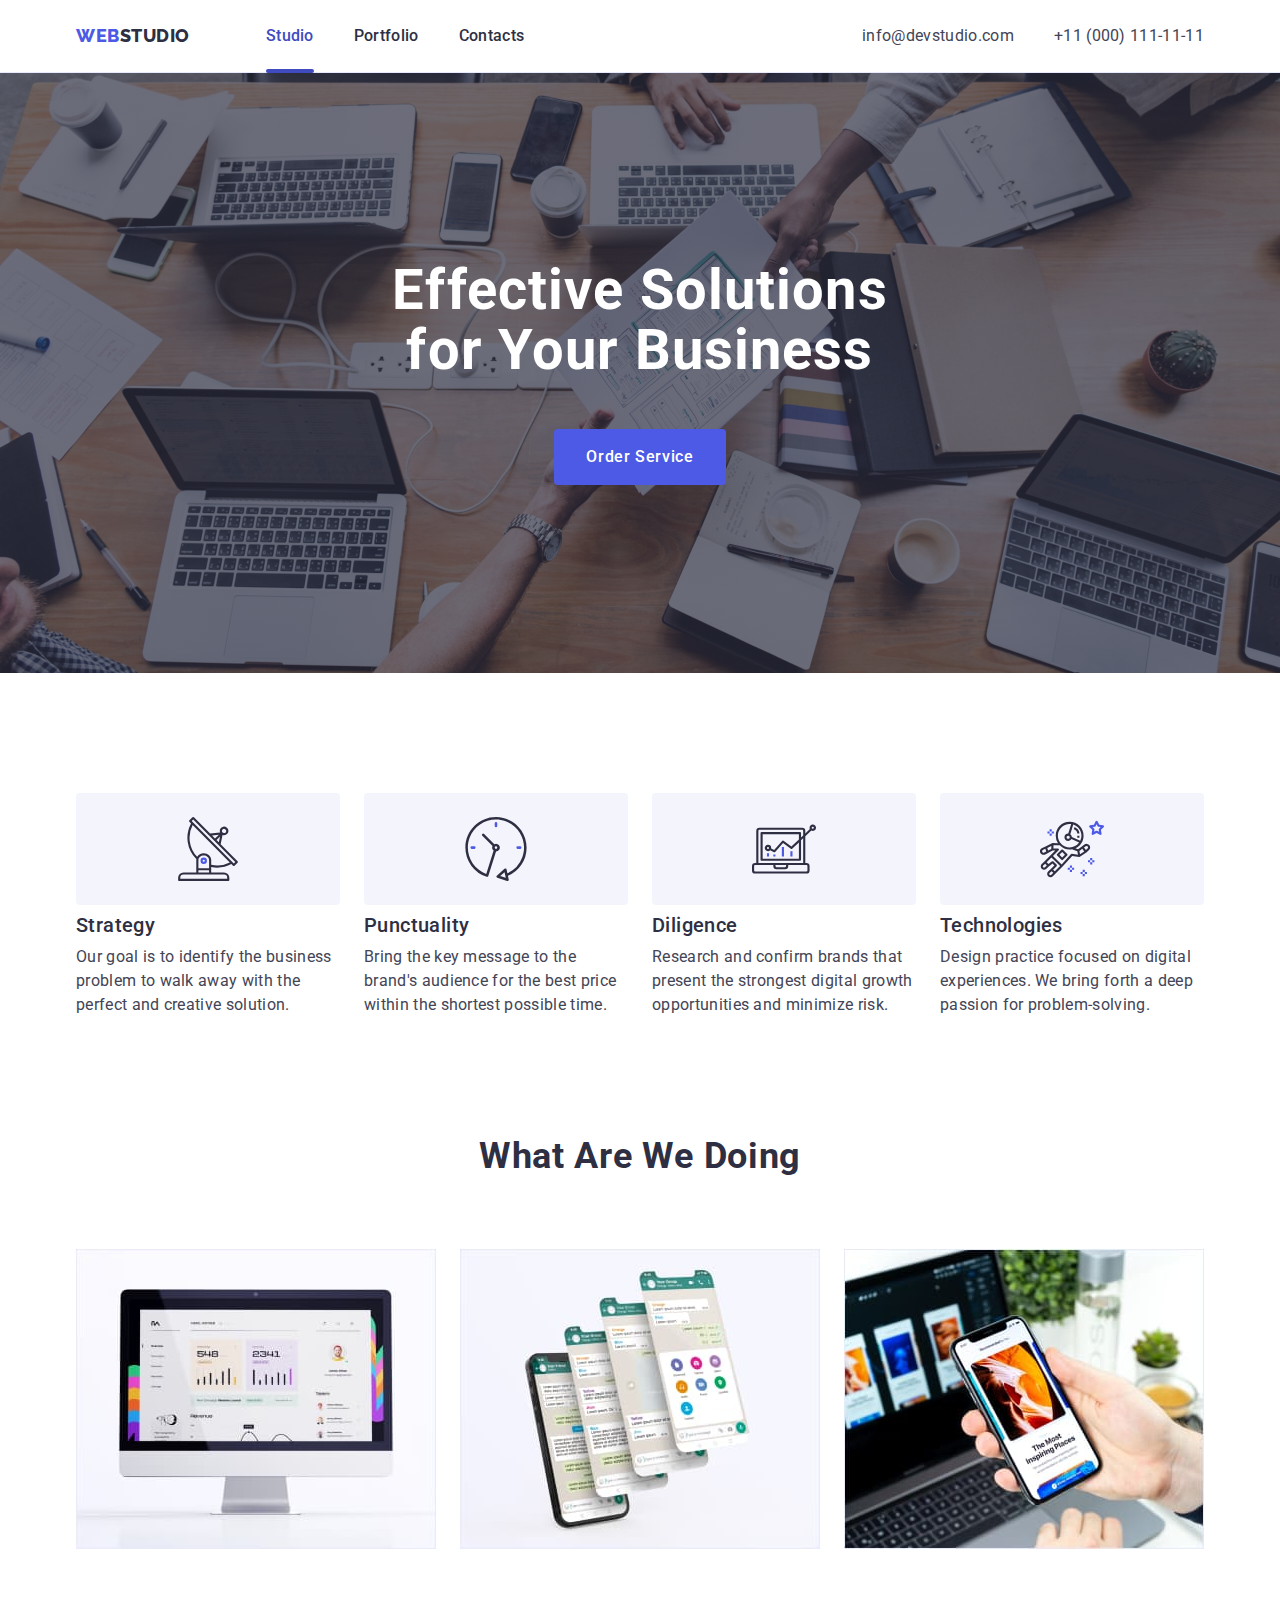
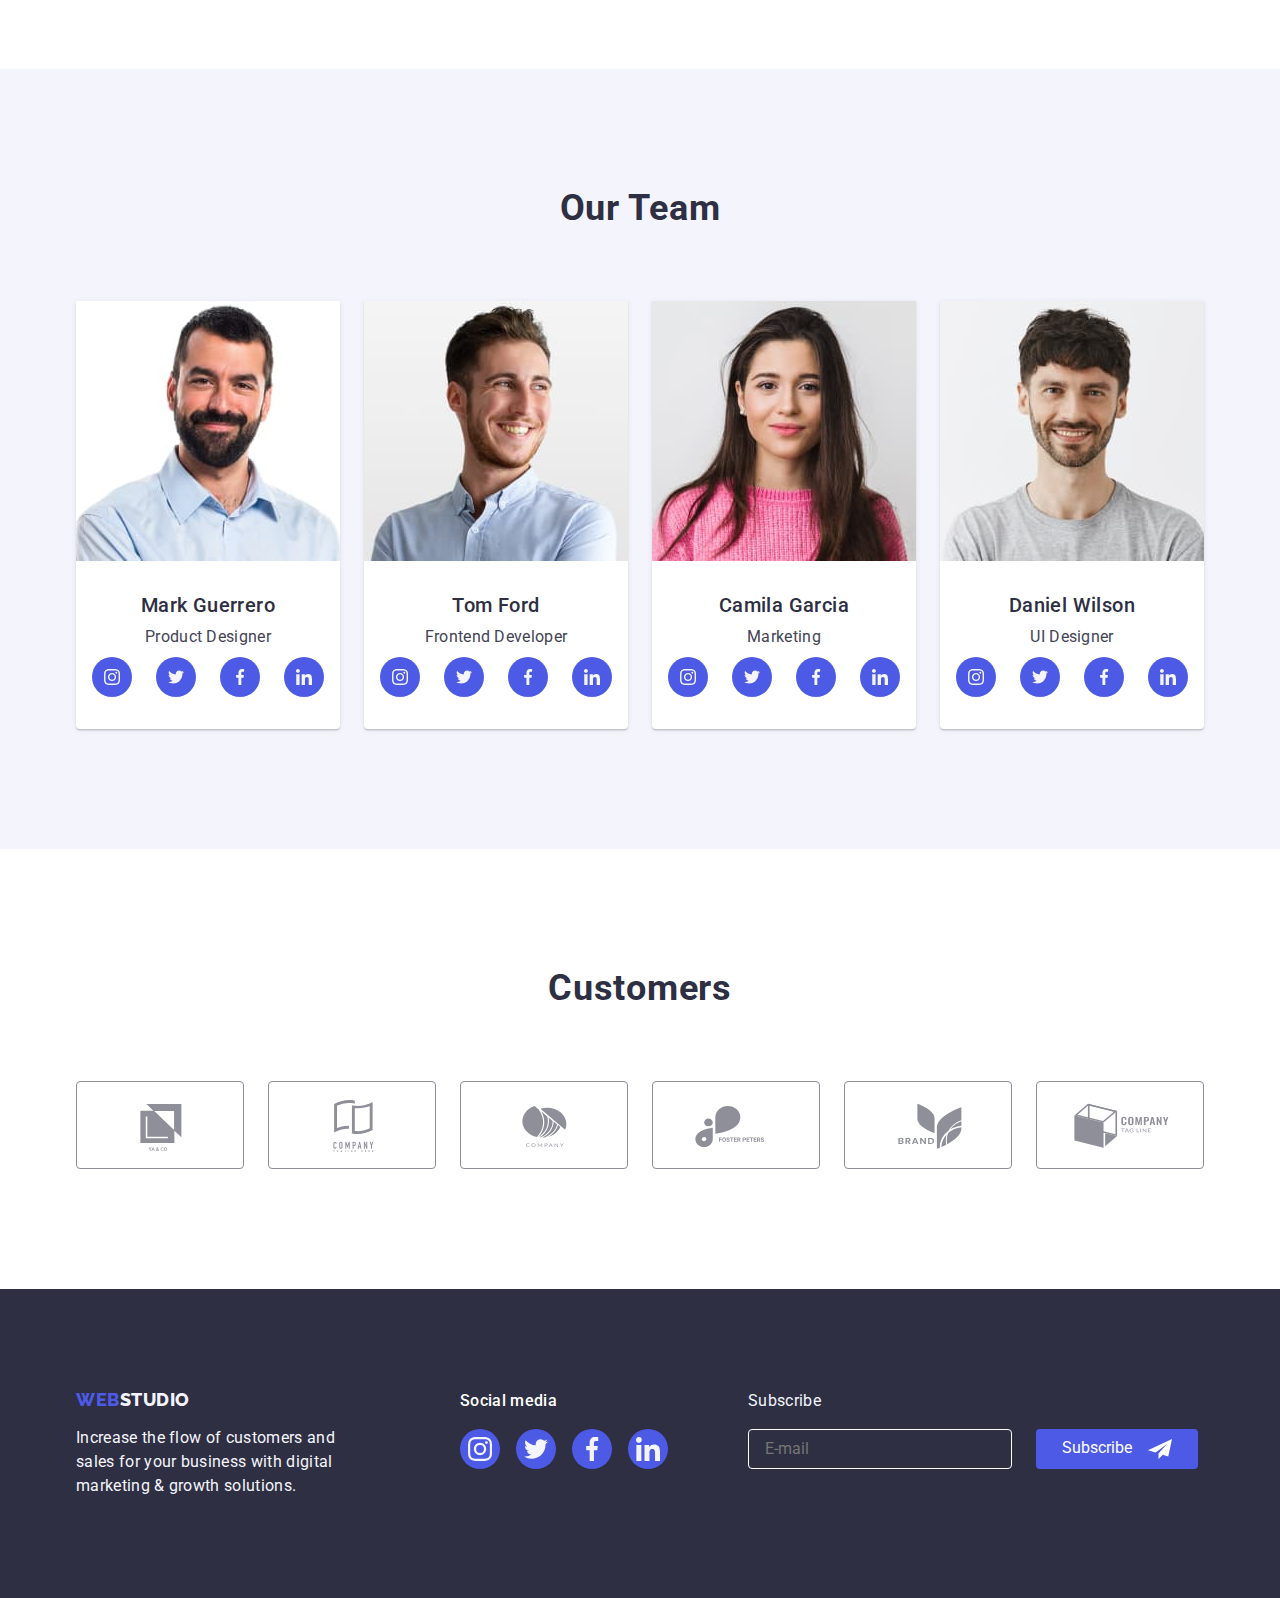
<file: index.html>
<!DOCTYPE html>
<html lang="en">
<head>
  <meta charset="UTF-8" />
  <meta http-equiv="X-UA-Compatible" content="IE=edge" />
  <meta name="viewport" content="width=device-width, initial-scale=1.0" />
  <title>WebStudio</title>
  <link rel="preconnect" href="https://fonts.googleapis.com" />
  <link rel="preconnect" href="https://fonts.gstatic.com" crossorigin />
  <link
    href="https://fonts.googleapis.com/css2?family=Raleway:wght@800&family=Roboto:wght@400;500;700&display=swap"
    rel="stylesheet" />
  <link rel="stylesheet"
    href="https://cdnjs.cloudflare.com/ajax/libs/modern-normalize/1.1.0/modern-normalize.min.css">
  <link rel="stylesheet" href="./css/styles.css" />
</head>
<body>
  <!-- ======================HEADER======================== -->
  <header class="page-header">
    <div class="container header-nav">
      <nav class="header-nav">
        <a class="logo link" href="./index.html">Web<span class="logo-studio-light">Studio</span>
        </a>
        <ul class="menu list">
          <li class="menu-item">
            <a class="menu-link active link" href="./index.html">Studio</a>
          </li>
          <li class="menu-item">
            <a class="menu-link link" href="./portfolio.html">Portfolio</a>
          </li>
          <li class="menu-item">
            <a class="menu-link link" href="">Contacts</a>
          </li>
        </ul>
      </nav>
      <address class="address">
        <ul class="menu-contact list">
          <li class="menu-contact-list">
            <a class="contact link text" href="mailto:info@devstudio.com">info@devstudio.com</a>
          </li>
          <li class="menu-contact-list">
            <a class="contact link text" href="tel:+110001111111">+11 (000) 111-11-11</a>
          </li>
        </ul>
      </address>
    </div>
  </header>
  <main>
    <!-- ======================HERO======================== -->
    <section class="overlay hero  dimensions">
      <div class="container ">
        <h1 class="page-title">Effective Solutions for Your Business</h1>
        <button type="button" class="main-btn" data-modal-open>Order Service</button>
      </div>
    </section>
    <!-- ======================SECTION_2======================== -->
    <section class="advantages">
      <div class="container">
        <h2 hidden class="text-suptitl ">Description</h2>
        <ul class="list-about list ">
          <li class="list-about-item icon-strategy">
            <div class="advantages-icon-area">
              <svg class="advantages-icon" width="64" height="64">
                <use href="./images/icons.svg#antenna"></use>
              </svg>
            </div>
            <h3 class="text-titl title-adv">Strategy</h3>
            <p class="text-background-light">Our goal is to identify the business problem to walk
              away with the perfect and creative solution.</p>
          </li>
          <li class="list-about-item icon-punctuality">
            <div class="advantages-icon-area">
              <svg class="advantages-icon" width="64" height="64">
                <use href="./images/icons.svg#clock"></use>
              </svg>
            </div>
            <h3 class="text-titl title-adv">Punctuality</h3>
            <p class="text-background-light">Bring the key message to the brand's audience for the
              best price within the shortest possible time.</p>
          </li>
          <li class="list-about-item icon-diligence">
            <div class="advantages-icon-area">
              <svg class="advantages-icon" width="64" height="64">
                <use href="./images/icons.svg#diagram"></use>
              </svg>
            </div>
            <h3 class="text-titl title-adv">Diligence</h3>
            <p class="text-background-light">Research and confirm brands that present the strongest
              digital growth opportunities and minimize risk.</p>
          </li>
          <li class="list-about-item icon-technologies">
            <div class="advantages-icon-area">
              <svg class="advantages-icon" width="64" height="64">
                <use href="./images/icons.svg#astronaut"></use>
              </svg>
            </div>
            <h3 class="text-titl title-adv ">Technologies</h3>
            <p class="text-background-light">Design practice focused on digital experiences. We
              bring forth a deep passion for problem-solving.</p>
          </li>
        </ul>
      </div>
    </section>
    <!-- ======================SECTION_3======================== -->
    <section class="wedoing">
      <div class="container">
        <h2 class="text-suptitl title-wedoing">What are we doing</h2>
        <ul class="list text-margin wedoing-block">
          <li class="list-wedoing">
            <img class="img-styles" src="./images/gallery/rectangle_71.jpg" alt="monitor"
              width="360" height="300" />
          </li>
          <li class="list-wedoing">
            <img class="img-styles" src="./images/gallery/img_2.jpg" alt="smartphone" width="360"
              height="300" />
          </li>
          <li class="list-wedoing">
            <img class="img-styles" src="./images/gallery/img_3.jpg" alt="connection" width="360"
              height="300" />
          </li>
        </ul>
      </div>
    </section>
    <!-- ======================SECTION_4======================== -->
    <section class="collaborator">
      <div class="container collaborator-block-dimension">
        <h2 class="text-suptitl title-col">Our Team</h2>
        <ul class="list text-margin collaborator-block">
          <li class="card">
            <img class="img-styles" src="./images/employees/mark_guerrero.jpg" alt="Mark Guerrero"
              width="264" height="260" />
            <div class="card-block">
              <h3 class="text-titl suptitle-col">Mark Guerrero</h3>
              <p class="text-background-light text-margin">Product Designer</p>
              <ul class="list card-block-list">
                <li class="social-icon-item">
                  <a class="social-icon-link" href="" target="_blank" rel="noopener noreferrer"
                    aria-label="instagram icon">
                    <svg class="social-icon" width="16" height="16">
                      <use href="./images/icons.svg#instagram">
                      </use>
                    </svg>
                  </a>
                </li>
                <li class="social-icon-item">
                  <a class="social-icon-link" href="" target="_blank" rel="noopener noreferrer"
                    aria-label="twitter icon">
                    <svg class="social-icon" width="16" height="16">
                      <use href="./images/icons.svg#twitter">
                      </use>
                    </svg>
                  </a>
                </li>
                <li class="social-icon-item">
                  <a class="social-icon-link" href="" target="_blank" rel="noopener noreferrer"
                    aria-label="facebook icon">
                    <svg class="social-icon" width="16" height="16">
                      <use href="./images/icons.svg#facebook">
                      </use>
                    </svg>
                  </a>
                </li>
                <li class="social-icon-item">
                  <a class="social-icon-link" href="" target="_blank" rel="noopener noreferrer"
                    aria-label="linkedin icon">
                    <svg class="social-icon" width="16" height="16">
                      <use href="./images/icons.svg#linkedin">
                      </use>
                    </svg>
                  </a>
                </li>
              </ul>
            </div>
          </li>
          <li class="card">
            <img class="img-styles" src="./images/employees/tom_ford.jpg" alt="Tom Ford" width="264"
              height="260" />
            <div class="card-block">
              <h3 class="text-titl suptitle-col">Tom Ford</h3>
              <p class="text-background-light text-margin">Frontend Developer</p>
              <ul class="list card-block-list">
                <li class="social-icon-item">
                  <a class="social-icon-link" href="" target="_blank" rel="noopener noreferrer"
                    aria-label="instagram icon">
                    <svg class="social-icon" width="16" height="16">
                      <use href="./images/icons.svg#instagram">
                      </use>
                    </svg>
                  </a>
                </li>
                <li class="social-icon-item">
                  <a class="social-icon-link" href="" target="_blank" rel="noopener noreferrer"
                    aria-label="twitter icon">
                    <svg class="social-icon" width="16" height="16">
                      <use href="./images/icons.svg#twitter">
                      </use>
                    </svg>
                  </a>
                </li>
                <li class="social-icon-item">
                  <a class="social-icon-link" href="" target="_blank" rel="noopener noreferrer"
                    aria-label="facebook icon">
                    <svg class="social-icon" width="16" height="16">
                      <use href="./images/icons.svg#facebook">
                      </use>
                    </svg>
                  </a>
                </li>
                <li class="social-icon-item">
                  <a class="social-icon-link" href="" target="_blank" rel="noopener noreferrer"
                    aria-label="linkedin icon">
                    <svg class="social-icon" width="16" height="16">
                      <use href="./images/icons.svg#linkedin">
                      </use>
                    </svg>
                  </a>
                </li>
              </ul>
            </div>
          </li>
          <li class="card">
            <img class="img-styles" src="./images/employees/camila_garcia.jpg" alt="Camila Garcia"
              width="264" height="260" />
            <div class="card-block">
              <h3 class="text-titl suptitle-col">Camila Garcia</h3>
              <p class="text-background-light text-margin">Marketing</p>
              <ul class="list card-block-list">
                <li class="social-icon-item">
                  <a class="social-icon-link" href="" target="_blank" rel="noopener noreferrer"
                    aria-label="instagram icon">
                    <svg class="social-icon" width="16" height="16">
                      <use href="./images/icons.svg#instagram">
                      </use>
                    </svg>
                  </a>
                </li>
                <li class="social-icon-item">
                  <a class="social-icon-link" href="" target="_blank" rel="noopener noreferrer"
                    aria-label="twitter icon">
                    <svg class="social-icon" width="16" height="16">
                      <use href="./images/icons.svg#twitter">
                      </use>
                    </svg>
                  </a>
                </li>
                <li class="social-icon-item">
                  <a class="social-icon-link" href="" target="_blank" rel="noopener noreferrer"
                    aria-label="facebook icon">
                    <svg class="social-icon" width="16" height="16">
                      <use href="./images/icons.svg#facebook">
                      </use>
                    </svg>
                  </a>
                </li>
                <li class="social-icon-item">
                  <a class="social-icon-link" href="" target="_blank" rel="noopener noreferrer"
                    aria-label="linkedin icon">
                    <svg class="social-icon" width="16" height="16">
                      <use href="./images/icons.svg#linkedin">
                      </use>
                    </svg>
                  </a>
                </li>
              </ul>
            </div>
          </li>
          <li class="card">
            <img class="img-styles" src="./images/employees/daniel_wilson.jpg" alt="Daniel Wilson"
              width="264" height="260" />
            <div class="card-block">
              <h3 class="text-titl suptitle-col">Daniel Wilson</h3>
              <p class="text-background-light text-margin">UI Designer</p>
              <ul class="list card-block-list">
                <li class="social-icon-item">
                  <a class="social-icon-link" href="" target="_blank" rel="noopener noreferrer"
                    aria-label="instagram icon">
                    <svg class="social-icon" width="16" height="16">
                      <use href="./images/icons.svg#instagram">
                      </use>
                    </svg>
                  </a>
                </li>
                <li class="social-icon-item">
                  <a class="social-icon-link" href="" target="_blank" rel="noopener noreferrer"
                    aria-label="twitter icon">
                    <svg class="social-icon" width="16" height="16">
                      <use href="./images/icons.svg#twitter">
                      </use>
                    </svg>
                  </a>
                </li>
                <li class="social-icon-item">
                  <a class="social-icon-link" href="" target="_blank" rel="noopener noreferrer"
                    aria-label="facebook icon">
                    <svg class="social-icon" width="16" height="16">
                      <use href="./images/icons.svg#facebook">
                      </use>
                    </svg>
                  </a>
                </li>
                <li class="social-icon-item">
                  <a class="social-icon-link" href="" target="_blank" rel="noopener noreferrer"
                    aria-label="linkedin icon">
                    <svg class="social-icon" width="16" height="16">
                      <use href="./images/icons.svg#linkedin">
                      </use>
                    </svg>
                  </a>
                </li>
              </ul>
            </div>
          </li>
        </ul>
      </div>
    </section>
    <!-- ======================SECTION_5======================== -->
    <section class="customers">
      <div class="container">
        <h2 class="text-suptitl title-customers">Customers</h2>
        <ul class="customers-list list">
          <li class="customers-item">
            <a class="customers-link link" href="" target="_blank" rel="noopener noreferrer"
              aria-label="Logo icon">
              <svg class="customers-icon" width="104" height="56">
                <use href="./images/icons.svg#Logo"></use>
              </svg>
            </a>
          </li>
          <li class="customers-item">
            <a class="customers-link link" href="" target="_blank" rel="noopener noreferrer"
              aria-label="Logo-1 icon">
              <svg class="customers-icon" width="104" height="56">
                <use href="./images/icons.svg#Logo-1"></use>
              </svg>
            </a>
          </li>
          <li class="customers-item">
            <a class="customers-link link" href="" target="_blank" rel="noopener noreferrer"
              aria-label="Logo-2 icon">
              <svg class="customers-icon" width="104" height="56">
                <use href="./images/icons.svg#Logo-2"></use>
              </svg>
            </a>
          </li>
          <li class="customers-item">
            <a class="customers-link link" href="" target="_blank" rel="noopener noreferrer"
              aria-label="Logo-3 icon">
              <svg class="customers-icon" width="104" height="56">
                <use href="./images/icons.svg#Logo-3"></use>
              </svg>
            </a>
          </li>
          <li class="customers-item">
            <a class="customers-link link" href="" target="_blank" rel="noopener noreferrer"
              aria-label="Logo-4 icon">
              <svg class="customers-icon" width="104" height="56">
                <use href="./images/icons.svg#Logo-4"></use>
              </svg>
            </a>
          </li>
          <li class="customers-item">
            <a class="customers-link link" href="" target="_blank" rel="noopener noreferrer"
              aria-label="Logo-5 icon">
              <svg class="customers-icon" width="104" height="56">
                <use href="./images/icons.svg#Logo-5"></use>
              </svg>
            </a>
          </li>
        </ul>
      </div>
    </section>
  </main>
  <!-- ======================FOOTER======================== -->
  <footer class="footer ">
    <div class="container">
      <div class="footer-text">
        <a class="logo link footer-block-logo" href="./index.html">Web<span
            class="logo-studio-dark">Studio</span>
        </a>
        <p class="text-background-dark footer-block-text">Increase the flow of customers and sales
          for your business with digital marketing & growth solutions.</p>
      </div>
      <div class="footer-social">
        <p class="text-background-dark">Social media</p>
        <ul class="list footer-icon-list">
          <li class="footer-icon-item">
            <a class="link footer-icon-link" href="" target="_blank" rel="noopener noreferrer"
              aria-label="Instagram">
              <svg class="footer-social-icon" width="24" height="24">
                <use href="./images/icons.svg#instagram"></use>
              </svg>
            </a>
          </li>
          <li class="footer-icon-item">
            <a class="link footer-icon-link" href="" target="_blank" rel="noopener noreferrer"
              aria-label="Twitter">
              <svg class="footer-social-icon" width="24" height="24">
                <use href="./images/icons.svg#twitter"></use>
              </svg>
            </a>
          </li>
          <li class="footer-icon-item">
            <a class="link footer-icon-link" href="" target="_blank" rel="noopener noreferrer"
              aria-label="Facebook">
              <svg class="footer-social-icon" width="24" height="24">
                <use href="./images/icons.svg#facebook"></use>
              </svg>
            </a>
          </li>
          <li class="footer-icon-item">
            <a class="link footer-icon-link" href="" target="_blank" rel="noopener noreferrer"
              aria-label="Linkedin">
              <svg class="footer-social-icon" width="24" height="24">
                <use href="./images/icons.svg#linkedin"></use>
              </svg>
            </a>
          </li>
        </ul>
      </div>
      <form class="footer-subscribe" name="footer-subscribe">
        <p class="text-background-dark">Subscribe</p>
        <div class="footer-subscribe-form">
          <label class="" for="email">
            <input class="footer-form-email" type="email" name="email" id="email"
              placeholder="E-mail">
          </label>
          <button type="submit" class="btn btn-footer">
            <span>Subscribe</span>
            <svg class="footer-frame-icon" width="24" height="24">
              <use href="./images/icons.svg#frame-icon"></use>
            </svg></button>
        </div>
      </form>
    </div>
  </footer>
  <!-- ======================MODAL======================== -->
  <div class="overlay-modal is-hidden" data-modal>
    <div class="modal">
      <button type="button" class="modal-close-btn" data-modal-close>
        <svg class="modal-close-icon" width="8" height="8">
          <use href="./images/icons.svg#close-icon"></use>
        </svg>
      </button>
      <p class="modal-text">Leave your contacts and we will call you back</p>
      <form class="form-input" name="modal-form">
        <label class="modal-label" for="modal-name">Name</label>
        <div class="modal-form-area">
          <input class="modal-form-input" type="text" name="username" id="modal-name">
          <svg class="modal-form-icon" width="18" height="24">
            <use href="./images/icons.svg#icon-person-black"></use>
          </svg>
        </div>
        <label class="modal-label" for="modal-phone">Phone</label>
        <div class="modal-form-area">
          <input class="modal-form-input" type="tel" name="userphon" id="modal-phone">
          <svg class="modal-form-icon" width="18" height="24">
            <use href="./images/icons.svg#icon-phone-black"></use>
          </svg>
        </div>
        <label class="modal-label" for="modal-email">Email</label>
        <div class="modal-form-area">
          <input class="modal-form-input" type="email" name="email" id="modal-email">
          <svg class="modal-form-icon" width="18" height="24">
            <use href="./images/icons.svg#icon-email-black"></use>
          </svg>
        </div>
        <label class="modal-label" for="modal-comment">Comment</label>
        <textarea class="modal-form-comment" name="comment" id="modal-comment" rows="6"
          placeholder="Text input"></textarea>
        <label class="modal-label-privacypolicy" for="privacypolicy">
          <input class="modal-form-checkbox" type="checkbox" name="privacypolicy"
            id="privacypolicy">
          <span class="text-comment">I accept the terms and conditions of the <a class="modal-link"
              href="">Privacy Policy</a>
          </span>
        </label>
        <button type="submit" class="button-submit">Send</button>
      </form>
    </div>
  </div>
  <script src="./js/modal.js"></script>
</body>
</html>
</file>
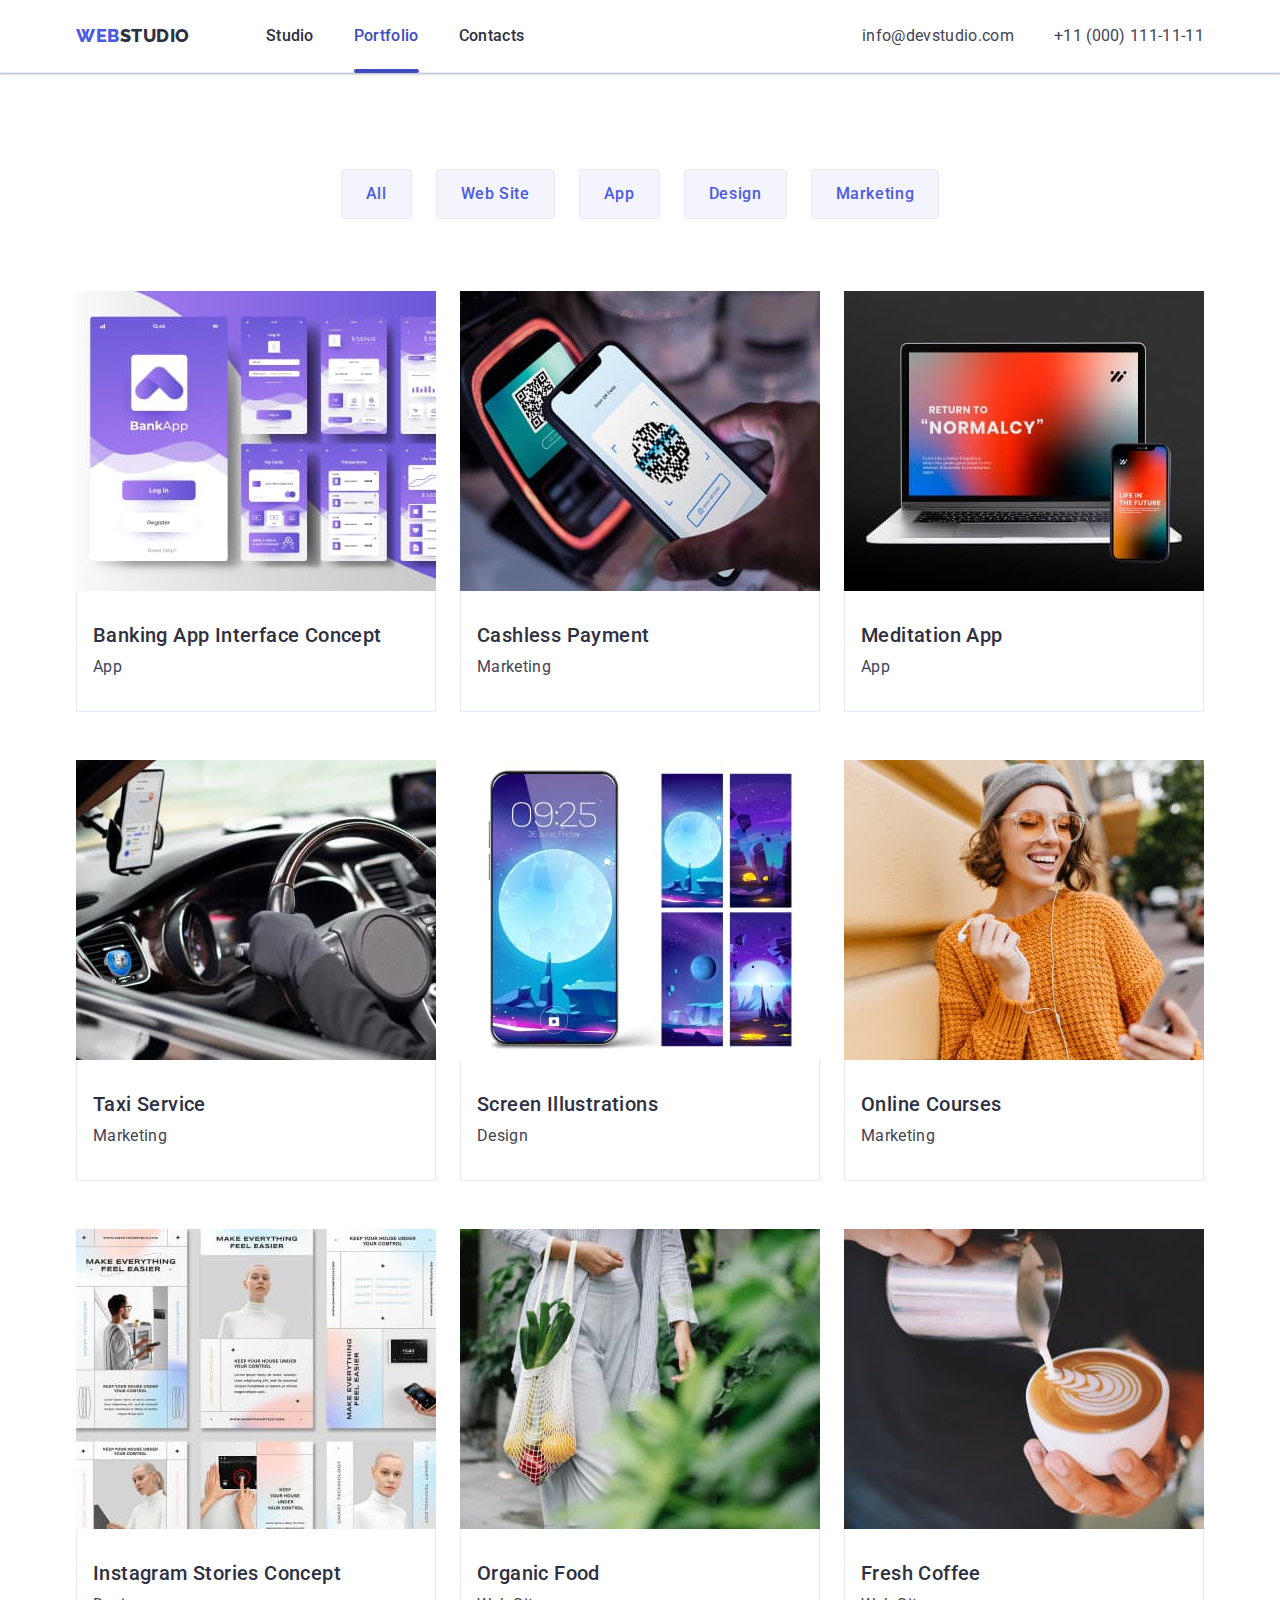
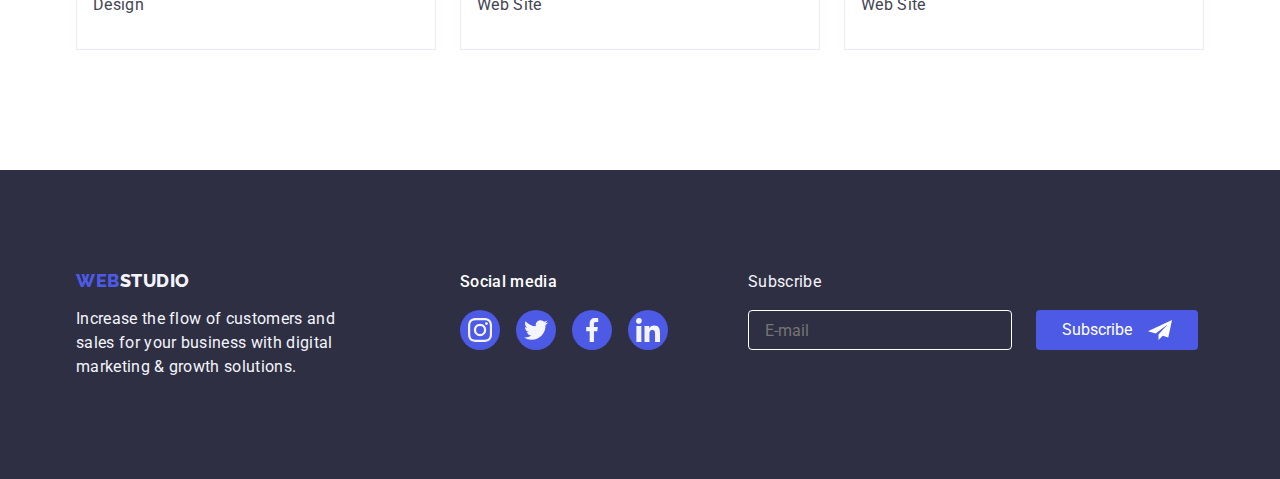
<file: portfolio.html>
<!DOCTYPE html>
<html lang="en">
<head>
  <meta charset="UTF-8" />
  <meta http-equiv="X-UA-Compatible" content="IE=edge" />
  <meta name="viewport" content="width=device-width, initial-scale=1.0" />
  <title>Portfolio</title>
  <link rel="preconnect" href="https://fonts.googleapis.com" />
  <link rel="preconnect" href="https://fonts.gstatic.com" crossorigin />
  <link
    href="https://fonts.googleapis.com/css2?family=Raleway:wght@800&family=Roboto:wght@400;500;700&display=swap"
    rel="stylesheet" />
  <link rel="stylesheet"
    href="https://cdnjs.cloudflare.com/ajax/libs/modern-normalize/1.1.0/modern-normalize.min.css">
  <link rel="stylesheet" href="./css/styles.css" />
</head>
<body>
  <!-- ======================HEADER======================== -->
  <header class="page-header">
    <div class="container header-nav">
      <nav class="header-nav">
        <a class="logo link" href="./index.html">Web<span class="logo-studio-light">Studio</span>
        </a>
        <ul class="menu list">
          <li class="menu-item">
            <a class="menu-link  link" href="./index.html">Studio</a>
          </li>
          <li class="menu-item">
            <a class="menu-link active link" href="./portfolio.html">Portfolio</a>
          </li>
          <li class="menu-item">
            <a class="menu-link link" href="">Contacts</a>
          </li>
        </ul>
      </nav>
      <address class="address">
        <ul class="menu-contact list">
          <li class="menu-contact-list">
            <a class="contact link text" href="mailto:info@devstudio.com">info@devstudio.com</a>
          </li>
          <li class="menu-contact-list">
            <a class="contact link text" href="tel:+110001111111">+11 (000) 111-11-11</a>
          </li>
        </ul>
      </address>
    </div>
  </header>
  <!-- ======================MAIN======================== -->
  <main>
    <section class="dimensions-portf-main">
      <div class="container">
        <h1 class="text-suptitl visually-hidden">Main</h1>
        <ul class="navigation list">
          <li class="menu-list">
            <button type="button" class="nav-button">All</button>
          </li>
          <li class="menu-list">
            <button type="button" class="nav-button">Web Site</button>
          </li>
          <li class="menu-list">
            <button type="button" class="nav-button">App</button>
          </li>
          <li class="menu-list">
            <button type="button" class="nav-button">Design</button>
          </li>
          <li class="menu-list">
            <button type="button" class="nav-button">Marketing</button>
          </li>
        </ul>
        <!-- ======================PORTFOLIO======================== -->
        <ul class="portfolio-list list">
          <li class="portfolio-list-item">
            <a class="link portfolio-link" href="index.html">
              <div class="portfolio-thumb">
                <img class="img-styles" src="./images/portfolio/banking.jpg" alt="banking"
                  width="360" height="300">
                <p class="portfolio-overlay">14 Stylish and User-Friendly App Design Concepts · Task
                  Manager App · Calorie Tracker App · Exotic Fruit Ecommerce App · Cloud Storage App
                </p>
              </div>
              <div class="portfolio-card">
                <h2 class="text-titl title-card">Banking App Interface Concept </h2>
                <p class="text-background-light">App</p>
              </div>
            </a>
          </li>
          <li class="portfolio-list-item">
            <a class="link portfolio-link" href="index.html">
              <div class="portfolio-thumb">
                <img class="img-styles" src="./images/portfolio/cashless_payment.jpg"
                  alt="cashless_payment" width="360" height="300">
                <p class="portfolio-overlay">14 Stylish and User-Friendly App Design Concepts · Task
                  Manager App · Calorie Tracker App · Exotic Fruit Ecommerce App · Cloud Storage App
                </p>
              </div>
              <div class="portfolio-card">
                <h2 class="text-titl title-card">Cashless Payment</h2>
                <p class="text-background-light">Marketing</p>
              </div>
            </a>
          </li>
          <li class="portfolio-list-item">
            <a class="link portfolio-link" href="index.html">
              <div class="portfolio-thumb">
                <img class="img-styles" src="./images/portfolio/meditation.jpg" alt="meditation"
                  width="360" height="300">
                <p class="portfolio-overlay">14 Stylish and User-Friendly App Design Concepts · Task
                  Manager App · Calorie Tracker App · Exotic Fruit Ecommerce App · Cloud Storage App
                </p>
              </div>
              <div class="portfolio-card">
                <h2 class="text-titl title-card">Meditation App</h2>
                <p class="text-background-light">App</p>
              </div>
            </a>
          </li>
          <li class="portfolio-list-item">
            <a class="link portfolio-link" href="index.html">
              <div class="portfolio-thumb">
                <img class="img-styles" src="./images/portfolio/taxi.jpg" alt="taxi" width="360"
                  height="300">
                <p class="portfolio-overlay">14 Stylish and User-Friendly App Design Concepts · Task
                  Manager App · Calorie Tracker App · Exotic Fruit Ecommerce App · Cloud Storage App
                </p>
              </div>
              <div class="portfolio-card">
                <h2 class="text-titl title-card">Taxi Service</h2>
                <p class="text-background-light">Marketing</p>
              </div>
            </a>
          </li>
          <li class="portfolio-list-item">
            <a class="link portfolio-link" href="index.html">
              <div class="portfolio-thumb">
                <img class="img-styles" src="./images/portfolio/illustrations.jpg"
                  alt="illustrations" width="360" height="300">
                <p class="portfolio-overlay">14 Stylish and User-Friendly App Design Concepts · Task
                  Manager App · Calorie Tracker App · Exotic Fruit Ecommerce App · Cloud Storage App
                </p>
              </div>
              <div class="portfolio-card">
                <h2 class="text-titl title-card">Screen Illustrations</h2>
                <p class="text-background-light">Design</p>
              </div>
            </a>
          <li class="portfolio-list-item">
            <a class="link portfolio-link" href="index.html">
              <div class="portfolio-thumb">
                <img class="img-styles" src="./images/portfolio/courses.jpg" alt="courses"
                  width="360" height="300">
                <p class="portfolio-overlay">14 Stylish and User-Friendly App Design Concepts · Task
                  Manager App · Calorie Tracker App · Exotic Fruit Ecommerce App · Cloud Storage App
                </p>
              </div>
              <div class="portfolio-card">
                <h2 class="text-titl title-card">Online Courses</h2>
                <p class="text-background-light">Marketing</p>
              </div>
            </a>
          </li>
          <li class="portfolio-list-item">
            <a class="link portfolio-link" href="index.html">
              <div class="portfolio-thumb">
                <img class="img-styles" src="./images/portfolio/instagram.jpg" alt="instagram"
                  width="360" height="300">
                <p class="portfolio-overlay">14 Stylish and User-Friendly App Design Concepts · Task
                  Manager App · Calorie Tracker App · Exotic Fruit Ecommerce App · Cloud Storage App
                </p>
              </div>
              <div class="portfolio-card">
                <h2 class="text-titl title-card">Instagram Stories Concept</h2>
                <p class="text-background-light">Design</p>
              </div>
            </a>
          </li>
          <li class="portfolio-list-item">
            <a class="link portfolio-link" href="index.html">
              <div class="portfolio-thumb">
                <img class="img-styles" src="./images/portfolio/food.jpg" alt="food" width="360"
                  height="300">
                <p class="portfolio-overlay">14 Stylish and User-Friendly App Design Concepts · Task
                  Manager App · Calorie Tracker App · Exotic Fruit Ecommerce App · Cloud Storage App
                </p>
              </div>
              <div class="portfolio-card">
                <h2 class="text-titl title-card">Organic Food</h2>
                <p class="text-background-light">Web Site</p>
              </div>
            </a>
          </li>
          <li class="portfolio-list-item">
            <a class="link portfolio-link" href="index.html">
              <div class="portfolio-thumb">
                <img class="img-styles" src="./images/portfolio/coffee.jpg" alt="coffee" width="360"
                  height="300">
                <p class="portfolio-overlay">14 Stylish and User-Friendly App Design Concepts · Task
                  Manager App · Calorie Tracker App · Exotic Fruit Ecommerce App · Cloud Storage App
                </p>
              </div>
              <div class="portfolio-card">
                <h2 class="text-titl title-card">Fresh Coffee</h2>
                <p class="text-background-light">Web Site</p>
              </div>
            </a>
          </li>
        </ul>
      </div>
    </section>
  </main>
  <!-- ======================FOOTER======================== -->
  <footer class="footer ">
    <div class="container">
      <div class="footer-text">
        <a class="logo link footer-block-logo" href="./index.html">Web<span
            class="logo-studio-dark">Studio</span>
        </a>
        <p class="text-background-dark footer-block-text">Increase the flow of customers and sales
          for your business with digital marketing & growth solutions.</p>
      </div>
      <div class="footer-social">
        <p class="text-background-dark">Social media</p>
        <ul class="list footer-icon-list">
          <li class="footer-icon-item">
            <a class="link footer-icon-link" href="" target="_blank" rel="noopener noreferrer"
              aria-label="Instagram">
              <svg class="footer-social-icon" width="24" height="24">
                <use href="./images/icons.svg#instagram"></use>
              </svg>
            </a>
          </li>
          <li class="footer-icon-item">
            <a class="link footer-icon-link" href="" target="_blank" rel="noopener noreferrer"
              aria-label="Twitter">
              <svg class="footer-social-icon" width="24" height="24">
                <use href="./images/icons.svg#twitter"></use>
              </svg>
            </a>
          </li>
          <li class="footer-icon-item">
            <a class="link footer-icon-link" href="" target="_blank" rel="noopener noreferrer"
              aria-label="Facebook">
              <svg class="footer-social-icon" width="24" height="24">
                <use href="./images/icons.svg#facebook"></use>
              </svg>
            </a>
          </li>
          <li class="footer-icon-item">
            <a class="link footer-icon-link" href="" target="_blank" rel="noopener noreferrer"
              aria-label="Linkedin">
              <svg class="footer-social-icon" width="24" height="24">
                <use href="./images/icons.svg#linkedin"></use>
              </svg>
            </a>
          </li>
        </ul>
      </div>
      <form class="footer-subscribe" name="footer-subscribe">
        <p class="text-background-dark">Subscribe</p>
        <div class="footer-subscribe-form">
          <label for="email">
            <input class="footer-form-email" type="email" name="email" id="email"
              placeholder="E-mail">
          </label>
          <button type="submit" class="btn btn-footer">
            <span>Subscribe</span>
            <svg class="footer-frame-icon" width="24" height="24">
              <use href="./images/icons.svg#frame-icon"></use>
            </svg></button>
        </div>
      </form>
    </div>
  </footer>
</body>
</html>
</file>
<file: css/styles.css>
body {
  font-family: 'Roboto', sans-serif;
  color: var(--color-body);
  background-color: #ffffff;
}

:root {
  --logo-color-web: #4d5ae5;
  --color-clic: #404bbf;
  --color-body: #434455;
  --color-logo-ligt: #2e2f42;
  --color-logo-dark: #f4f4fd;
  --color-btn-hero: #4d5ae5;
  --color-btn-clic: #e7e9fc;
  --color-wite: #ffffff;
  --color-header-border: #e7e9fc;
  --color-hero-background: rgba(46, 47, 66, 0.7);
  --color-advand-card-background: #f4f4fd;
  --color-social-icon: #4d5ae5;
  --color-social-icon-hover1: #404bbf;
  --color-social-icon-hover2: #31d0aa;
  --color-customers-icon: #8e8f99;
  --color-madel: #fcfcfc;
  --color-form-check: #2e2f4266;
  --color-shadow: #00000026;

  /*   --header-idx: 10;
  --modal-idx: 100; */
}

.list {
  padding: 0;
  margin: 0;
  list-style: none;
}

.link {
  text-decoration: none;
}

h1,
h2,
h3,
h4,
h5,
h6,
ul,
p {
  margin: 0;
  padding: 0;
}

.container {
  margin-left: auto;
  margin-right: auto;
  width: 1158px;
  padding-left: 15px;
  padding-right: 15px;
}

.visually-hidden {
  position: absolute;
  width: 1px;
  height: 1px;
  margin: -1px;
  border: 0;
  padding: 0;
  white-space: nowrap;
  clip-path: inset(100%);
  clip: rect(0 0 0 0);
  overflow: hidden;
}

/**
  |============================
  | HEADER
  |============================
*/

.page-header {
  border-bottom: 1px solid var(--color-header-border);
  box-shadow: 0px 2px 1px rgba(46, 47, 66, 0.08),
    0px 1px 1px rgba(46, 47, 66, 0.16), 0px 1px 6px rgba(46, 47, 66, 0.08);

  /*  z-index: var(--header-idx); */
}

.header-nav {
  display: flex;
  align-items: center;
}

.logo {
  margin-right: 76px;

  font-family: 'Raleway', sans-serif;
  font-weight: 800;
  font-size: 18px;
  line-height: 1.17;
  color: var(--logo-color-web);
  letter-spacing: 0.03em;
  text-transform: uppercase;
}

.logo-studio-light {
  font-family: 'Raleway', sans-serif;
  font-weight: 800;
  font-size: 18px;
  line-height: 1.17;
  color: var(--color-logo-ligt);
  letter-spacing: 0.03em;
  text-transform: uppercase;
}

.logo-studio-dark {
  color: var(--color-logo-dark);
  letter-spacing: 0.03em;
  text-transform: uppercase;
  font-family: 'Raleway', sans-serif;
  font-weight: 800;
  font-size: 18px;
  line-height: 1.17;
}

.menu {
  display: flex;
  gap: 40px;
}

.menu-item {
  /* position: relative; */
}

.menu-link {
  position: relative;

  display: block;
  padding-top: 24px;
  padding-bottom: 24px;

  font-weight: 500;
  font-size: 16px;
  line-height: 1.5;
  letter-spacing: 0.02em;
  color: var(--color-logo-ligt);
  /*   color: var(--color-clic); */

  transition-property: color;
  transition-duration: 250ms;
  transition-timing-function: cubic-bezier(0.4, 0, 0.2, 1);
}

.menu-link:hover,
.menu-link:focus,
.menu-link:active {
  color: var(--color-clic);
}

.menu-link::after {
  content: '';
  display: block;

  position: absolute;
  bottom: -1px;
  left: 0;

  width: 100%;
  height: 4px;

  border-radius: 2px;
}

.active {
  color: var(--color-clic);
}

.active::after {
  background-color: var(--color-clic);
}

.address {
  font-style: normal;
  gap: 40px;
  margin-left: auto;
}

.menu-contact {
  display: flex;
  font-style: normal;
  gap: 40px;
}

.menu-contact-list + .menu-contact-list {
}

.menu-contact-list .contact {
  color: var(--color-body);
  font-size: 16px;
  line-height: 1.5;
  letter-spacing: 0.02em;

  transition-property: color;
  transition-duration: 250ms;
  transition-timing-function: cubic-bezier(0.4, 0, 0.2, 1);
}

.contact:hover,
.contact:focus,
.contact:active {
  color: var(--color-clic);
}

/**
  |============================
  | TEXT STYLES
  |============================
*/

.text-suptitl {
  text-align: center;
  font-weight: 700;
  font-size: 36px;
  line-height: 1.11;
  letter-spacing: 0.02em;
  text-transform: capitalize;
  color: var(--color-logo-ligt);
}

.text-titl {
  font-weight: 500;
  font-size: 20px;
  line-height: 1.2;
  letter-spacing: 0.02em;
  color: var(--color-logo-ligt);
}

.text-background-light {
  font-size: 16px;
  line-height: 1.5;
  letter-spacing: 0.02em;
  color: var(--color-body);
}

.text-background-dark {
  font-size: 16px;
  line-height: 1.5;
  letter-spacing: 0.02em;
  color: var(--color-logo-dark);
}

/**
  |============================
  | SECTION_1_HERO
  |============================
*/
.hero {
  background-color: var(--color-hero-background);
}

.overlay {
  max-width: 1440px;
  height: 600px;
  margin-left: auto;
  margin-right: auto;
  background-image: linear-gradient(
      rgba(46, 47, 66, 0.7),
      rgba(46, 47, 66, 0.7)
    ),
    url(../images/img-name.jpg);
  background-position: center;
  background-repeat: no-repeat;
  background-size: cover;
}

.dimensions {
  padding-top: 188px;
  padding-bottom: 188px;
}

.page-title {
  text-align: center;
  max-width: 496px;
  margin: 0 auto;

  font-weight: 700;
  font-size: 56px;
  line-height: 1.07;
  letter-spacing: 0.02em;
  color: var(--color-wite);
}

.main-btn {
  background-color: var(--color-btn-hero);
  display: block;
  min-width: 169px;
  margin-top: 48px;
  margin-right: auto;
  margin-left: auto;
  /* height: 56px; */
  border: none;
  cursor: pointer;

  letter-spacing: 0.04em;
  padding: 16px 32px;
  border-radius: 4px;

  font-family: 'Roboto', sans-serif;
  font-weight: 500;
  font-size: 16px;
  line-height: 1.5;

  color: var(--color-wite);

  /*   transition-property: color, background-color;
  transition-duration: 250ms;
  transition-timing-function: cubic-bezier(0.4, 0, 0.2, 1);
 */

  transition: background-color 250ms cubic-bezier(0.4, 0, 0.2, 1);
}

.main-btn:hover,
.main-btn:focus,
.button-submit:hover,
.button-submit:focus,
.btn-footer:hover,
.btn-footer:focus {
  background-color: var(--color-clic);
}

/**
  |============================
  | SECTION_2_ADVANTAGES
  |============================
*/
.advantages {
  padding-top: 120px;
  padding-bottom: 120px;
}

.title-adv {
  margin-bottom: 8px;
}

.advantages .text-margin {
}

.list-about {
  display: flex;
  gap: 24px;
}

.list-about-item {
  width: calc((100% - 3 * 24px) / 4);
}

.advantages-icon-area {
  display: flex;
  height: 112px;
  justify-content: center;
  align-items: center;
  background-color: var(--color-advand-card-background);
  border-radius: 4px;
  margin-bottom: 8px;
}

.advantages-icon {
}

/**
  |============================
  | SECTION_3_WE_DOING
  |============================
*/
.wedoing {
  padding-bottom: 120px;
}

.title-wedoing {
  margin-bottom: 72px;
}

.text-margin {
}

.wedoing-block {
  display: flex;
  gap: 24px;
}

.list-wedoing {
  width: calc((100% - 3 * 16px) / 3);
}

.img-styles {
  display: block;
}

/*
  |============================
  | SECTION_4_COLLABORATOR
  |============================
*/
.collaborator {
  padding-top: 120px;
  padding-bottom: 120px;
  background-color: var(--color-logo-dark);
}

.title-col {
  margin-bottom: 72px;
}

.collaborator-block {
  display: flex;
  gap: 24px;
}

.card {
  background-color: var(--color-wite);
  border-radius: 0 0 4px 4px;
  box-shadow: 0px 1px 6px rgba(46, 47, 66, 0.08),
    0px 1px 1px rgba(46, 47, 66, 0.16), 0px 2px 1px rgba(46, 47, 66, 0.08);
}

.suptitle-col {
  margin-bottom: 8px;
}

.card .text-margin {
}

.card-block {
  padding: 32px 0;
  text-align: center;
}

.card-block .text-margin {
  margin-bottom: 8px;
}

.card-block-list {
  display: flex;
  gap: 24px;
  justify-content: center;
  align-items: center;
}

.social-icon-link {
  display: flex;
  justify-content: center;
  align-items: center;

  width: 40px;
  height: 40px;
  border-radius: 50%;

  background-color: var(--color-social-icon);

  transition-property: background-color;
  transition-duration: 250ms;
  transition-timing-function: cubic-bezier(0.4, 0, 0.2, 1);
}

.social-icon-link:hover,
.social-icon-link:focus {
  background-color: var(--color-social-icon-hover1);
}

.social-icon {
  fill: var(--color-logo-dark);
}

/**
  |============================
  | SECTION 5
  |============================
*/

.customers {
  padding-top: 120px;
  padding-bottom: 120px;
}

.title-customers {
  margin-bottom: 72px;
  line-height: 1.1;
}

.customers-list {
  display: flex;
  justify-content: center;
  align-items: center;
  gap: 24px;
  /*  padding-bottom: 120px; */
}

.customers-item {
}

.customers-link {
  display: flex;
  justify-content: center;
  align-items: center;

  width: 168px;
  height: 88px;

  border: 1px solid;
  border-color: var(--color-customers-icon);
  border-radius: 4px;

  color: var(--color-customers-icon);

  /*   transition-property: color, border-color;
  transition-duration: 250ms;
  transition-timing-function: cubic-bezier(0.4, 0, 0.2, 1);
 */

  transition: border-color 250ms cubic-bezier(0.4, 0, 0.2, 1),
    color 250ms cubic-bezier(0.4, 0, 0.2, 1);
}

.customers-link:hover,
.customers-link:focus {
  color: var(--color-social-icon-hover1);
  border-color: var(--color-social-icon-hover1);
}

.customers-icon {
  fill: currentColor;
}

/* ============FUTER================ */
.footer {
  padding: 100px 0;
  background-color: var(--color-logo-ligt);
}

.footer > .container {
  display: flex;
  justify-content: flex-start;
  align-items: baseline;
  /* gap: 120px; */
}

.footer-text {
  margin-right: 120px;
}

.footer-block-logo {
  display: inline-block;
  margin-bottom: 16px;
}

.footer .footer-block-text {
  max-width: 264px;
}

.footer-social {
  width: 208px;
}

.footer-social > .text-background-dark {
  margin-bottom: 16px;

  font-weight: 500;
  color: var(--color-wite);
}

.footer-icon-list {
  display: flex;
  gap: 16px;
}

.footer-icon-item {
}

.footer-icon-link {
  display: flex;
  width: 40px;
  height: 40px;
  justify-content: center;
  align-items: center;

  background-color: var(--color-social-icon);
  border-radius: 50%;

  transition-property: background-color;
  transition-duration: 250ms;
  transition-timing-function: cubic-bezier(0.4, 0, 0.2, 1);
}

.footer-icon-link:hover,
.footer-icon-link:focus {
  background-color: var(--color-social-icon-hover2);
}

.footer-social-icon {
  fill: var(--color-logo-dark);
}

.footer-subscribe {
  margin-left: 80px;
}

.footer-subscribe > .text-background-dark {
  margin-bottom: 16px;
}

.footer-subscribe-form {
  display: flex;

  gap: 24px;
}

.footer-form-email {
  width: 264px;
  height: 40px;
  padding-left: 16px;

  outline: transparent;

  background-color: transparent;
  border: 1px solid var(--color-wite);

  border-radius: 4px;

  color: var(--color-wite);
}

.btn-footer {
  /*   position: relative;
 */
  display: flex;
  gap: 16px;
  align-items: center;
  justify-content: center;

  /*  width: 165px;
  height: 40px; */
  padding-left: 24px;
  padding-right: 24px;

  cursor: pointer;

  background-color: var(--color-btn-hero);
  border-radius: 4px;
  border-color: transparent;

  color: var(--color-wite);

  transition: background-color;
  transition-duration: 250ms;
  transition-timing-function: cubic-bezier(0.4, 0, 0.2, 1);
}

.footer-frame-icon {
  fill: var(--color-wite);
}

/* ============PORTFOLOIO================ */

/**
  |============================
  | SECTION_0 HEADER
  |============================
*/
.dimensions-portf-main {
  padding: 96px 0 120px;
}

/**
  |============================
  | SECTION_1 MAIN
  |============================
*/

.navigation {
  display: flex;
  gap: 24px;
  margin-bottom: 72px;

  justify-content: center;
}

.menu-list:not(:first-child) {
}

.nav-button {
  background-color: var(--color-logo-dark);
  border: 1px solid var(--color-btn-clic);
  border-radius: 4px;
  cursor: pointer;
  padding: 12px 24px;

  font-family: 'Roboto', sans-serif;
  font-weight: 500;
  font-size: 16px;
  line-height: 1.5;
  letter-spacing: 0.04em;
  color: var(--color-btn-hero);

  transition-property: color, background-color, border-color, box-shadow;
  transition-duration: 250ms;
  transition-timing-function: cubic-bezier(0.4, 0, 0.2, 1);

  /*   transition: color 250ms cubic-bezier(0.4, 0, 0.2, 1),
    background-color 250ms cubic-bezier(0.4, 0, 0.2, 1),
    border-color 250ms cubic-bezier(0.4, 0, 0.2, 1),
    box-shadow 250ms cubic-bezier(0.4, 0, 0.2, 1); */
}

.nav-button:hover,
.nav-button:focus {
  background-color: var(--color-clic);
  color: var(--color-wite);
  border: 1px solid transparent;
  box-shadow: 0px 3px 1px rgba(0, 0, 0, 0.1), 0px 2px 1px rgba(0, 0, 0, 0.08),
    0px 2px 2px rgba(0, 0, 0, 0.12);
}

/**
  |============================
  | SECTION_2 PORTFOLIO
  |============================
*/

.portfolio-list {
  display: flex;
  flex-wrap: wrap;
  column-gap: 24px;
  row-gap: 48px;
}

.portfolio-list-item {
  width: 360px;
}

.portfolio-link {
  display: block;

  transition-property: box-shadow;
  transition-duration: 250ms;
  transition-timing-function: cubic-bezier(0.4, 0, 0.2, 1);
}

.portfolio-link:hover,
.portfolio-link:focus {
  box-shadow: 0px 1px 6px rgba(46, 47, 66, 0.08),
    0px 1px 1px rgba(46, 47, 66, 0.16), 0px 2px 1px rgba(46, 47, 66, 0.08);
}

/**
  |============================
  | PORTFOLIO-OVERLAY
  |============================
*/

.portfolio-thumb {
  position: relative;
  overflow: hidden;
}

.portfolio-overlay {
  position: absolute;
  top: 0;
  left: 0;
  transform: translateY(100%);

  width: 100%;
  height: 100%;
  padding: 40px 32px;

  background: var(--color-btn-hero);

  font-family: 'Roboto';
  font-style: normal;
  font-weight: 400;
  font-size: 16px;
  line-height: 1.5;
  letter-spacing: 0.02em;
  color: var(--color-logo-dark);

  transition: transform 250ms cubic-bezier(0.4, 0, 0.2, 1);
}

.portfolio-link:hover .portfolio-overlay,
.portfolio-link:focus .portfolio-overlay {
  transform: translateY(0);
}

.portfolio-list-item > .portfolio-card {
  padding: 32px 16px;
  border: 1px solid var(--color-header-border);
  border-top: none;
}

.portfolio-card {
  padding: 32px 16px;
  border: 1px solid var(--color-header-border);
  border-top: none;
}

.title-card {
  margin-bottom: 8px;
}

/**
  |============================
  | MODAL WINDOW
  |============================
*/

.overlay-modal {
  position: fixed;
  top: 0;
  left: 0;

  width: 100%;
  height: 100%;

  background: rgba(46, 47, 66, 0.4);

  opacity: 1;

  transition: opacity 250ms cubic-bezier(0.4, 0, 0.2, 1),
    visibility 250ms cubic-bezier(0.4, 0, 0.2, 1);
}

.is-hidden {
  opacity: 0;
  visibility: hidden;
  pointer-events: none;
}

.is-hidden .modal {
}

.modal {
  position: absolute;
  top: calc(50%);
  left: calc(50%);
  transform: translate(-50%, -50%);

  padding: 72px 24px 24px 24px;

  width: 408px;
  min-height: 576px;

  background: var(--color-madel);
  box-shadow: 0px 1px 1px rgba(0, 0, 0, 0.14), 0px 1px 3px rgba(0, 0, 0, 0.12),
    0px 2px 1px rgba(0, 0, 0, 0.2);
  border-radius: 4px;

  transition: transform 250ms cubic-bezier(0.4, 0, 0.2, 1);
}
.modal-close-btn {
  position: absolute;
  top: 24px;
  right: 24px;

  cursor: pointer;

  display: flex;
  align-items: center;
  justify-content: center;

  width: 24px;
  height: 24px;
  padding: 0;

  background: #e7e9fc;
  border: 1px solid rgba(0, 0, 0, 0.1);
  border-radius: 50%;

  transition: background-color 250ms cubic-bezier(0.4, 0, 0.2, 1),
    border 250ms cubic-bezier(0.4, 0, 0.2, 1);
}

.modal-close-btn:hover,
.modal-close-btn:focus {
  background-color: var(--color-social-icon-hover1);
  fill: var(--color-wite);
  border: none;
}

.modal-close-icon {
  transition-property: fill;
  transition-duration: 250ms;
  transition-timing-function: cubic-bezier(0.4, 0, 0.2, 1);
}

.modal-text {
  text-align: center;

  font-weight: 500;
  font-size: 16px;
  line-height: 1.5;
  color: var(--color-logo-ligt);
}

.form-input {
  margin-top: 16px;
}

label {
}

.modal-label {
  display: block;

  margin-bottom: 4px;

  font-weight: 400;
  font-size: 12px;
  line-height: 1.16;

  color: var(--color-customers-icon);
}

.modal-form-area {
  position: relative;
  margin-bottom: 8px;
}

.modal-form-input,
.modal-form-comment {
  width: 100%;

  border: 1px solid rgba(46, 47, 66, 0.4);
  border-radius: 4px;

  padding: 0;

  outline: transparent;

  transition: border-color;
  transition-duration: 250ms;
  transition-timing-function: cubic-bezier(0.4, 0, 0.2, 1);
}

.modal-form-input {
  height: 40px;
  padding-left: 38px;

  color: var(--color-logo-ligt);
}

.modal-form-comment {
  resize: none;
  display: block;
  height: 120px;
  margin-bottom: 16px;

  padding-left: 16px;
  padding-top: 8px;

  font-weight: 400;
  font-size: 12px;
  line-height: 1.16;

  color: var(--color-logo-ligt);
}

.modal-form-input:focus,
.modal-form-comment:focus {
  border-color: var(--color-social-icon);
}

.modal-form-icon {
  position: absolute;
  top: 50%;
  left: 16px;
  transform: translateY(-50%);

  transition: fill;
  transition-duration: 250ms;
  transition-timing-function: cubic-bezier(0.4, 0, 0.2, 1);
  pointer-events: none;
}

.modal-form-input:focus + .modal-form-icon {
  fill: var(--color-social-icon);
}

.modal-label-privacypolicy {
  display: flex;
  gap: 8px;

  cursor: pointer;

  justify-content: left;
  align-items: center;

  margin-bottom: 24px;
}

.modal-checkbox {
  position: relative;
}

.modal-form-checkbox {
  appearance: none;
  display: block;
  width: 16px;
  height: 16px;
  border: 1px solid var(--color-form-check);
  border-radius: 2px;
  outline: transparent;

  cursor: pointer;

  background-position: center;
  background-repeat: no-repeat;
  background-color: var(--color-wite);
  background-image: url("data:image/svg+xml,%3Csvg xmlns='http://www.w3.org/2000/svg' width='10' height='8' fill='none'%3E%3Cpath fill='%23F4F4FD' d='M8.446.255A.917.917 0 0 1 10 .901a.928.928 0 0 1-.242.649L4.864 7.704a.92.92 0 0 1-1.019.229.92.92 0 0 1-.306-.204L.293 4.466a.925.925 0 0 1-.226-1.024.925.925 0 0 1 .87-.578.916.916 0 0 1 .656.294L4.162 5.74 8.422.282a.329.329 0 0 1 .025-.027h-.001Z'/%3E%3C/svg%3E");

  transition: background-color, border-color;
  transition-duration: 250ms;
  transition-timing-function: cubic-bezier(0.4, 0, 0.2, 1);
}

.modal-form-checkbox:checked {
  background-color: var(--color-clic);
  border-color: var(--color-clic);
}

.text-comment {
  font-weight: 400;
  font-size: 12px;
  line-height: 1.16;

  color: var(--color-customers-icon);
}

.modal-link {
  color: var(--logo-color-web);
}

.button-submit {
  display: block;
  margin-right: auto;
  margin-left: auto;
  width: 169px;
  height: 56px;

  cursor: pointer;

  background-color: var(--color-btn-hero);
  box-shadow: 0px 4px 4px var(--color-shadow);
  border-radius: 4px;
  border: none;

  color: var(--color-wite);

  transition: background-color;
  transition-duration: 250ms;
  transition-timing-function: cubic-bezier(0.4, 0, 0.2, 1);
}

.checkbox-vector {
  position: absolute;
  top: 8;
  left: 8px;
  transform: translateY(-50%);
  transform: translateX(-50%);

  fill: var(--color-wite);
}
</file>
